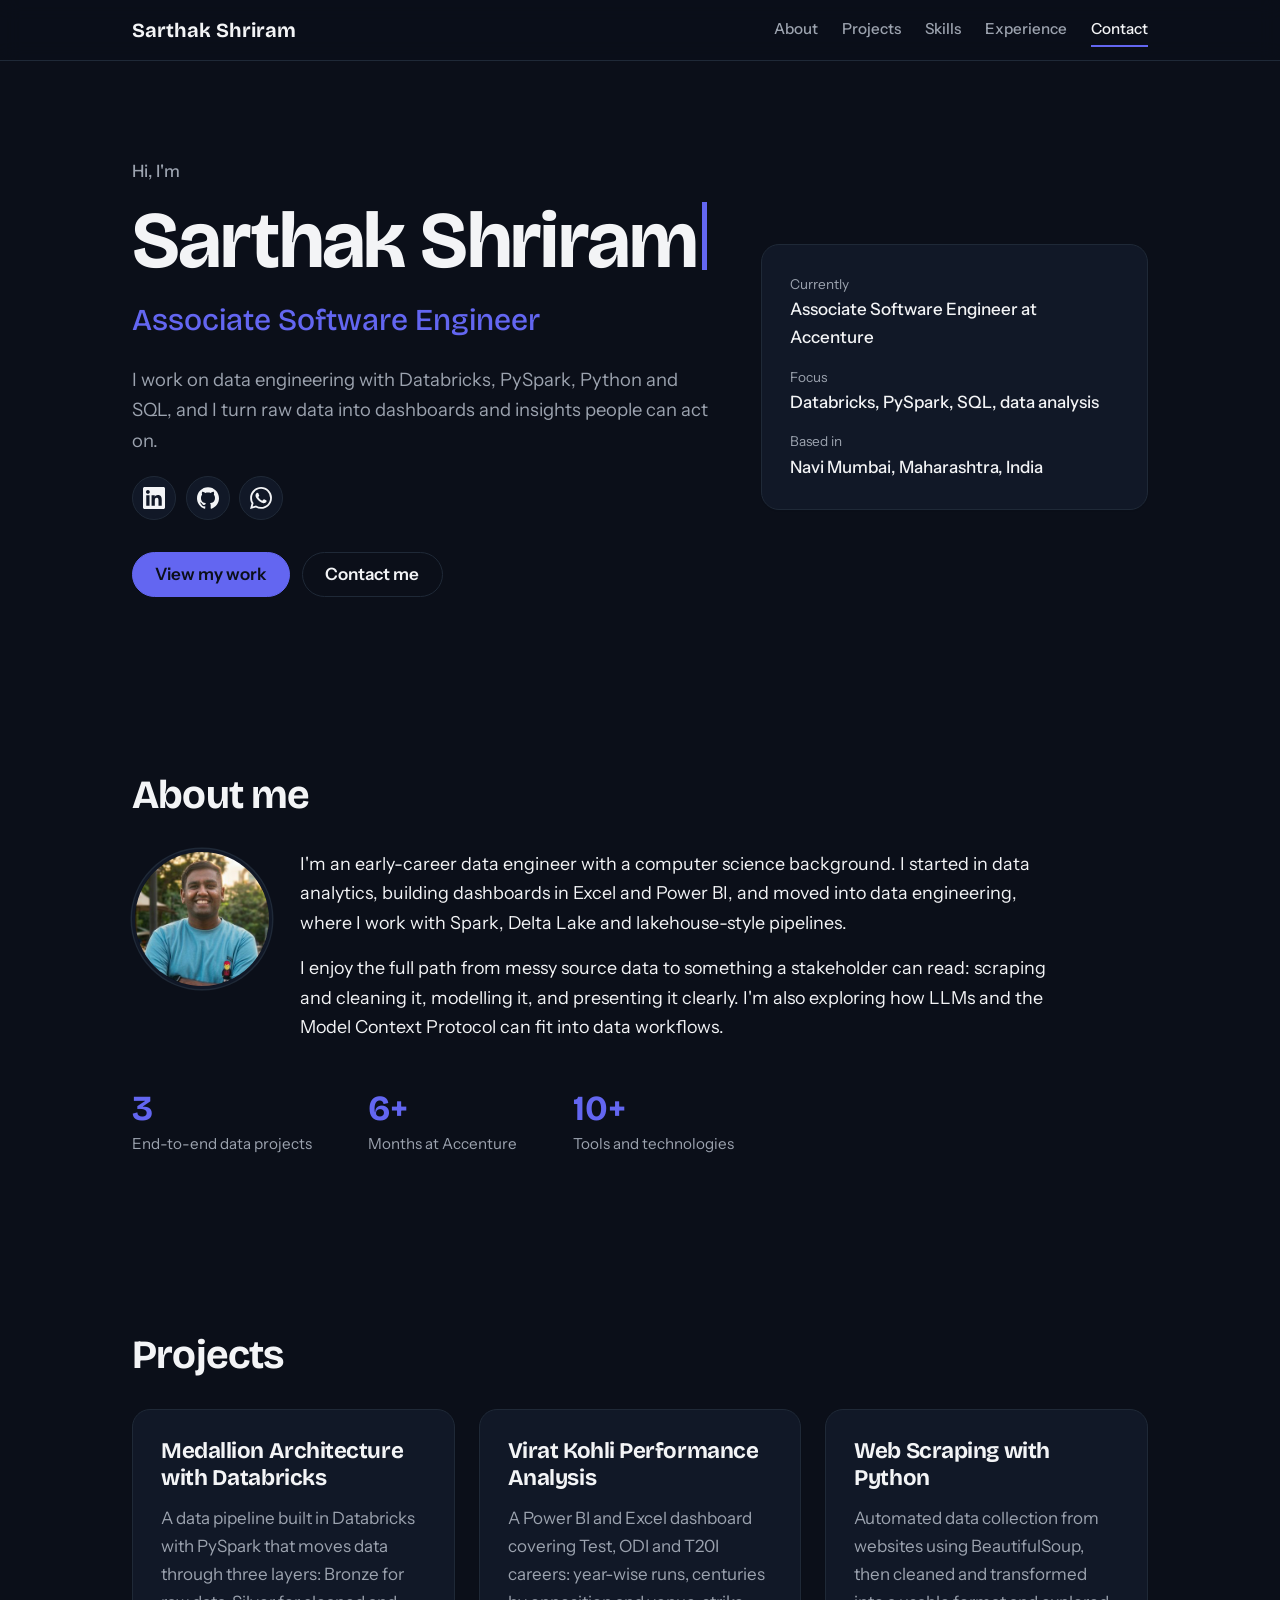
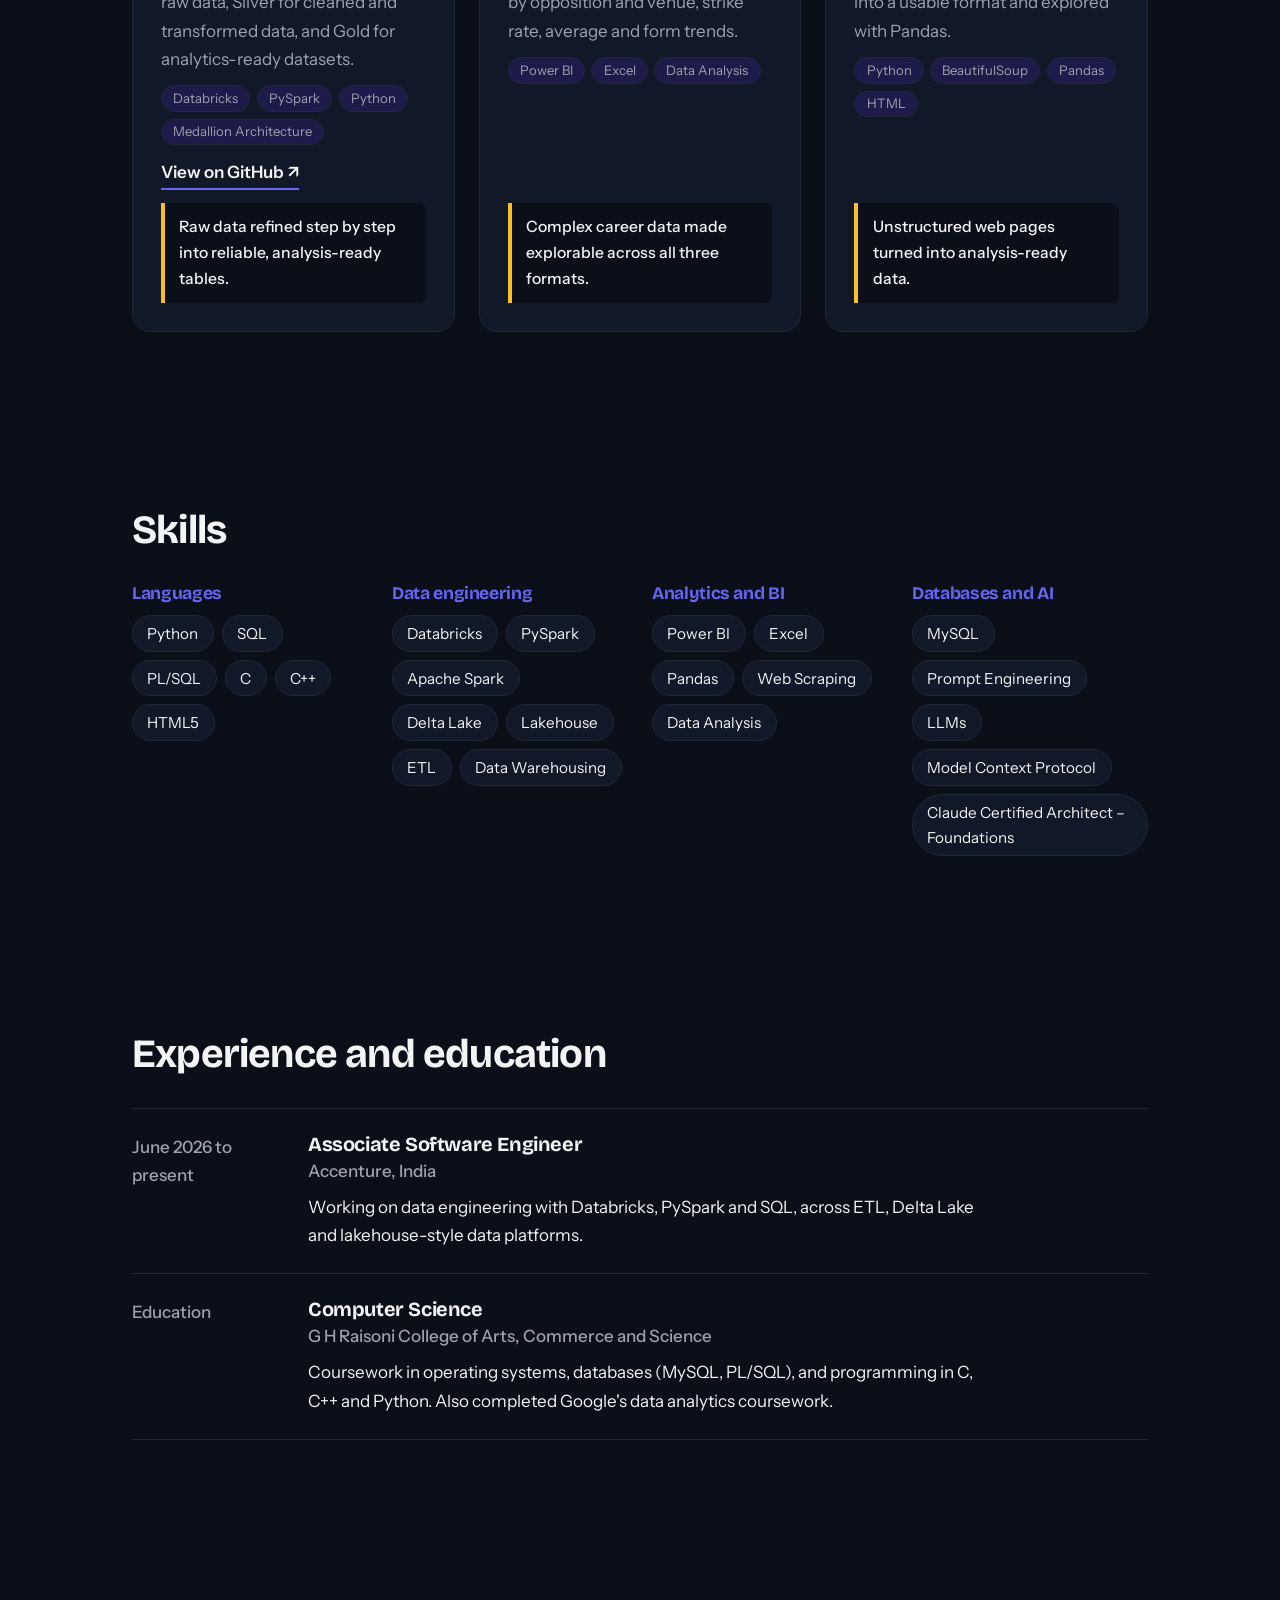
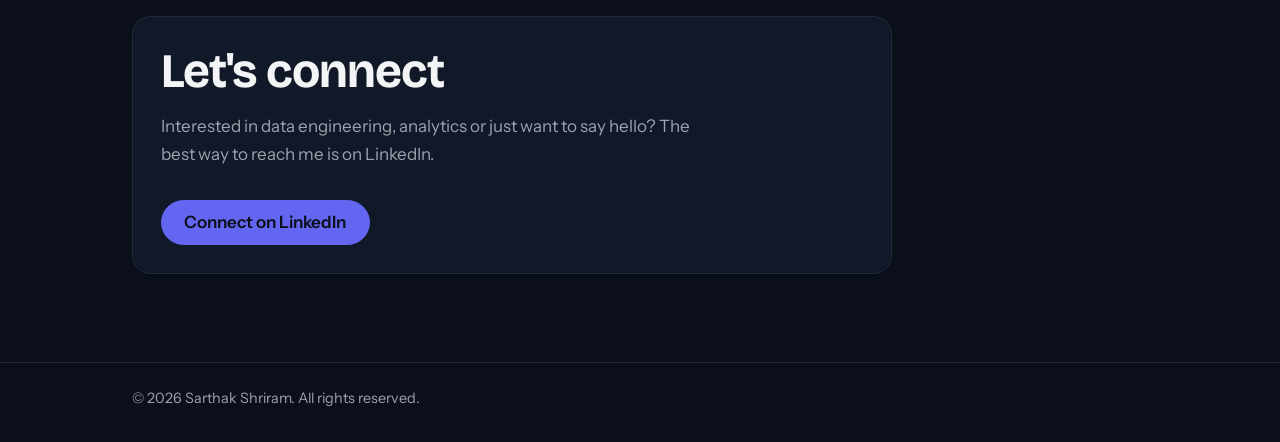
<file: index.html>
<!doctype html>
<html lang="en" data-theme="dark">
<head>
<meta charset="utf-8">
<meta name="viewport" content="width=device-width, initial-scale=1, viewport-fit=cover">
<title>Sarthak Shriram – Associate Software Engineer | Data Engineering</title>
<meta name="description" content="Sarthak Shriram is an Associate Software Engineer at Accenture working with Databricks, PySpark, Python and SQL, with hands-on analytics projects in Power BI, Excel and Pandas.">
<meta name="keywords" content="Data Engineer, Sarthak Shriram, Databricks, PySpark, Apache Spark, Python, SQL, Power BI, Accenture">
<meta name="theme-color" content="#0B0F19">
<meta name="color-scheme" content="dark">

<meta property="og:title" content="Sarthak Shriram – Associate Software Engineer">
<meta property="og:description" content="Data engineering with Databricks, PySpark, Python and SQL, plus dashboards and data analysis projects.">
<meta property="og:type" content="website">

<link rel="icon" href="assets/favicon.svg" type="image/svg+xml">

<script type="application/ld+json">
{
  "@context": "https://schema.org",
  "@type": "Person",
  "name": "Sarthak Shriram",
  "jobTitle": "Associate Software Engineer",
  "worksFor": { "@type": "Organization", "name": "Accenture" },
  "address": { "@type": "PostalAddress", "addressLocality": "Navi Mumbai", "addressRegion": "Maharashtra", "addressCountry": "IN" },
  "sameAs": ["https://www.linkedin.com/in/sarthak-shriram"],
  "knowsAbout": ["Data Engineering", "Databricks", "PySpark", "Apache Spark", "SQL", "Python", "Power BI"]
}
</script>

<link rel="preconnect" href="https://fonts.googleapis.com">
<link rel="preconnect" href="https://fonts.gstatic.com" crossorigin>
<link href="https://fonts.googleapis.com/css2?family=Bricolage+Grotesque:opsz,wght@12..96,500;12..96,700&family=Instrument+Sans:wght@400;500;600&display=swap" rel="stylesheet">
<link rel="stylesheet" href="css/style.css">
</head>
<body>
<a class="skip" href="#main">Skip to content</a>

<header class="top">
  <div class="wrap">
    <a class="brand" href="#top">Sarthak Shriram</a>
    <nav id="nav" aria-label="Sections">
      <a href="#about">About</a><a href="#projects">Projects</a><a href="#skills">Skills</a><a href="#experience">Experience</a><a href="#contact">Contact</a>
    </nav>
    <button class="menu-btn" id="menuBtn" type="button" aria-label="Open menu" aria-expanded="false" aria-controls="nav"><span></span><span></span><span></span></button>
  </div>
</header>

<main id="main">
  <section id="top" class="hero wrap">
    <div class="hero-grid">
      <div>
        <p class="hello">Hi, I'm</p>
        <h1 id="name" aria-label="Sarthak Shriram"><span id="typed" aria-hidden="true">Sarthak Shriram</span></h1>
        <p class="role">Associate Software Engineer</p>
        <p class="lede">I work on data engineering with Databricks, PySpark, Python and SQL, and I turn raw data into dashboards and insights people can act on.</p>
        <div class="socials">
          <a href="https://www.linkedin.com/in/sarthak-shriram" target="_blank" rel="noopener noreferrer" aria-label="LinkedIn" title="LinkedIn"><svg viewBox="0 0 24 24" width="22" height="22" fill="currentColor" aria-hidden="true"><path d="M20.447 20.452h-3.554v-5.569c0-1.328-.027-3.037-1.852-3.037-1.853 0-2.136 1.445-2.136 2.939v5.667H9.351V9h3.414v1.561h.046c.477-.9 1.637-1.85 3.37-1.85 3.601 0 4.267 2.37 4.267 5.455v6.286zM5.337 7.433c-1.144 0-2.063-.926-2.063-2.065 0-1.138.92-2.063 2.063-2.063 1.14 0 2.064.925 2.064 2.063 0 1.139-.925 2.065-2.064 2.065zm1.782 13.019H3.555V9h3.564v11.452zM22.225 0H1.771C.792 0 0 .774 0 1.729v20.542C0 23.227.792 24 1.771 24h20.451C23.2 24 24 23.227 24 22.271V1.729C24 .774 23.2 0 22.222 0h.003z"/></svg></a>
          <a href="https://github.com/sarthak-shriram" target="_blank" rel="noopener noreferrer" aria-label="GitHub" title="GitHub"><svg viewBox="0 0 24 24" width="22" height="22" fill="currentColor" aria-hidden="true"><path d="M12 .297c-6.63 0-12 5.373-12 12 0 5.303 3.438 9.8 8.205 11.385.6.113.82-.258.82-.577 0-.285-.01-1.04-.015-2.04-3.338.724-4.042-1.61-4.042-1.61C4.422 18.07 3.633 17.7 3.633 17.7c-1.087-.744.084-.729.084-.729 1.205.084 1.838 1.236 1.838 1.236 1.07 1.835 2.809 1.305 3.495.998.108-.776.417-1.305.76-1.605-2.665-.3-5.466-1.332-5.466-5.93 0-1.31.465-2.38 1.235-3.22-.135-.303-.54-1.523.105-3.176 0 0 1.005-.322 3.3 1.23.96-.267 1.98-.399 3-.405 1.02.006 2.04.138 3 .405 2.28-1.552 3.285-1.23 3.285-1.23.645 1.653.24 2.873.12 3.176.765.84 1.23 1.91 1.23 3.22 0 4.61-2.805 5.625-5.475 5.92.42.36.81 1.096.81 2.22 0 1.606-.015 2.896-.015 3.286 0 .315.21.69.825.57C20.565 22.092 24 17.592 24 12.297c0-6.627-5.373-12-12-12"/></svg></a>
          <a href="https://wa.me/918275870968" target="_blank" rel="noopener noreferrer" aria-label="WhatsApp" title="WhatsApp"><svg viewBox="0 0 24 24" width="22" height="22" fill="currentColor" aria-hidden="true"><path d="M17.472 14.382c-.297-.149-1.758-.867-2.03-.967-.273-.099-.471-.148-.67.15-.197.297-.767.966-.94 1.164-.173.199-.347.223-.644.075-.297-.15-1.255-.463-2.39-1.475-.883-.788-1.48-1.761-1.653-2.059-.173-.297-.018-.458.13-.606.134-.133.298-.347.446-.52.149-.174.198-.298.298-.497.099-.198.05-.371-.025-.52-.075-.149-.669-1.612-.916-2.207-.242-.579-.487-.5-.669-.51-.173-.008-.371-.01-.57-.01-.198 0-.52.074-.792.372-.272.297-1.04 1.016-1.04 2.479 0 1.462 1.065 2.875 1.213 3.074.149.198 2.096 3.2 5.077 4.487.709.306 1.262.489 1.694.625.712.227 1.36.195 1.871.118.571-.085 1.758-.719 2.006-1.413.248-.694.248-1.289.173-1.413-.074-.124-.272-.198-.57-.347m-5.421 7.403h-.004a9.87 9.87 0 01-5.031-1.378l-.361-.214-3.741.982.998-3.648-.235-.374a9.86 9.86 0 01-1.51-5.26c.001-5.45 4.436-9.884 9.888-9.884 2.64 0 5.122 1.03 6.988 2.898a9.825 9.825 0 012.893 6.994c-.003 5.45-4.437 9.884-9.885 9.884m8.413-18.297A11.815 11.815 0 0012.05 0C5.495 0 .16 5.335.157 11.892c0 2.096.547 4.142 1.588 5.945L.057 24l6.305-1.654a11.882 11.882 0 005.683 1.448h.005c6.554 0 11.89-5.335 11.893-11.893a11.821 11.821 0 00-3.48-8.413z"/></svg></a>
        </div>
        <div class="actions">
          <a class="btn primary" href="#projects">View my work</a>
          <a class="btn" href="#contact">Contact me</a>
        </div>
      </div>
      <aside class="card" aria-label="Quick facts">
        <dl class="facts">
          <div><dt>Currently</dt><dd>Associate Software Engineer at Accenture</dd></div>
          <div><dt>Focus</dt><dd>Databricks, PySpark, SQL, data analysis</dd></div>
          <div><dt>Based in</dt><dd>Navi Mumbai, Maharashtra, India</dd></div>
        </dl>
      </aside>
    </div>
  </section>

  <section id="about" class="wrap about">
    <h2 class="sec-title">About me</h2>
    <div class="about-intro">
    <img class="about-photo" src="assets/about.jpg" alt="Sarthak Shriram smiling, arms crossed, outdoors" width="320" height="320" loading="lazy">
    <div>
    <p>I'm an early-career data engineer with a computer science background. I started in data analytics, building dashboards in Excel and Power BI, and moved into data engineering, where I work with Spark, Delta Lake and lakehouse-style pipelines.</p>
    <p>I enjoy the full path from messy source data to something a stakeholder can read: scraping and cleaning it, modelling it, and presenting it clearly. I'm also exploring how LLMs and the Model Context Protocol can fit into data workflows.</p>
    </div>
    </div>
    <div class="nums">
      <div><b>3</b><span>End-to-end data projects</span></div>
      <!-- Months are calculated from the start date, so this never goes stale -->
      <div><b id="months" data-start="2026-06-01">4+</b><span>Months at Accenture</span></div>
      <div><b>10+</b><span>Tools and technologies</span></div>
    </div>
  </section>

  <section id="projects" class="wrap">
    <h2 class="sec-title">Projects</h2>
    <div class="grid">
      <article class="card proj">
        <h3>Medallion Architecture with Databricks</h3>
        <p>A data pipeline built in Databricks with PySpark that moves data through three layers: Bronze for raw data, Silver for cleaned and transformed data, and Gold for analytics-ready datasets.</p>
        <div class="chips"><span class="chip">Databricks</span><span class="chip">PySpark</span><span class="chip">Python</span><span class="chip">Medallion Architecture</span></div>
        <a class="proj-link" href="https://github.com/sarthak-shriram/medelian_architecture" target="_blank" rel="noopener noreferrer">View on GitHub <span aria-hidden="true">↗</span></a>
        <p class="result">Raw data refined step by step into reliable, analysis-ready tables.</p>
      </article>
      <article class="card proj">
        <h3>Virat Kohli Performance Analysis</h3>
        <p>A Power BI and Excel dashboard covering Test, ODI and T20I careers: year-wise runs, centuries by opposition and venue, strike rate, average and form trends.</p>
        <div class="chips"><span class="chip">Power BI</span><span class="chip">Excel</span><span class="chip">Data Analysis</span></div>
        <p class="result">Complex career data made explorable across all three formats.</p>
      </article>
      <article class="card proj">
        <h3>Web Scraping with Python</h3>
        <p>Automated data collection from websites using BeautifulSoup, then cleaned and transformed into a usable format and explored with Pandas.</p>
        <div class="chips"><span class="chip">Python</span><span class="chip">BeautifulSoup</span><span class="chip">Pandas</span><span class="chip">HTML</span></div>
        <p class="result">Unstructured web pages turned into analysis-ready data.</p>
      </article>
    </div>
  </section>

  <section id="skills" class="wrap">
    <h2 class="sec-title">Skills</h2>
    <div class="skills">
      <div><h3>Languages</h3><ul><li>Python</li><li>SQL</li><li>PL/SQL</li><li>C</li><li>C++</li><li>HTML5</li></ul></div>
      <div><h3>Data engineering</h3><ul><li>Databricks</li><li>PySpark</li><li>Apache Spark</li><li>Delta Lake</li><li>Lakehouse</li><li>ETL</li><li>Data Warehousing</li></ul></div>
      <div><h3>Analytics and BI</h3><ul><li>Power BI</li><li>Excel</li><li>Pandas</li><li>Web Scraping</li><li>Data Analysis</li></ul></div>
      <div><h3>Databases and AI</h3><ul><li>MySQL</li><li>Prompt Engineering</li><li>LLMs</li><li>Model Context Protocol</li><li>Claude Certified Architect – Foundations</li></ul></div>
    </div>
  </section>

  <section id="experience" class="wrap">
    <h2 class="sec-title">Experience and education</h2>
    <ol class="xp">
      <li>
        <span class="when">June 2026 to present</span>
        <div><h3>Associate Software Engineer</h3><p class="org">Accenture, India</p>
        <p>Working on data engineering with Databricks, PySpark and SQL, across ETL, Delta Lake and lakehouse-style data platforms.</p></div>
      </li>
      <li>
        <span class="when">Education</span>
        <div><h3>Computer Science</h3><p class="org">G H Raisoni College of Arts, Commerce and Science</p>
        <p>Coursework in operating systems, databases (MySQL, PL/SQL), and programming in C, C++ and Python. Also completed Google's data analytics coursework.</p></div>
      </li>
    </ol>
  </section>

  <section id="contact" class="wrap contact">
    <div class="card">
      <h2>Let's connect</h2>
      <p>Interested in data engineering, analytics or just want to say hello? The best way to reach me is on LinkedIn.</p>
      <div class="actions">
        <a class="btn primary" href="https://www.linkedin.com/in/sarthak-shriram" target="_blank" rel="noopener noreferrer">Connect on LinkedIn</a>
      </div>
    </div>
  </section>
</main>

<footer><div class="wrap">© <span id="year">2026</span> Sarthak Shriram. All rights reserved.</div></footer>

<button class="to-top" id="toTop" type="button" aria-label="Back to top" hidden>↑</button>

<script src="js/main.js" defer></script>
</body>
</html>
</file>
<file: css/style.css>
:root{
  --bg:#0B0F19;
  --panel:#111827;
  --ink:#F3F4F6;
  --muted:#9CA3AF;
  --line:#1F2937;
  --accent:#6366F1;
  --on-accent:#0B0F19;
  --accent-soft:#1E1B4B;
  --hi:#FBBF24;
  --display:"Bricolage Grotesque","Avenir Next","Segoe UI",system-ui,sans-serif;
  --body:"Instrument Sans","Segoe UI",system-ui,-apple-system,sans-serif;
  color-scheme:dark;
  box-sizing:border-box;
  padding-top:env(safe-area-inset-top,0px);
  padding-bottom:env(safe-area-inset-bottom,0px);
}
html{scroll-padding-top:calc(env(safe-area-inset-top,0px) + 110px);scroll-behavior:smooth;}
*,*::before,*::after{box-sizing:border-box;}
body{margin:0;background:var(--bg);color:var(--ink);font-family:var(--body);font-size:1.0625rem;line-height:1.65;-webkit-font-smoothing:antialiased;}
a{color:inherit;}
:focus-visible{outline:3px solid var(--accent);outline-offset:3px;border-radius:6px;}
h1,h2,h3{font-family:var(--display);line-height:1.1;margin:0;letter-spacing:-0.02em;}
p{margin:0;}
.wrap{max-width:1080px;margin-inline:auto;padding-inline:clamp(1rem,4vw,2rem);}
section{padding-block:clamp(3rem,8vw,5.5rem);}
.sec-title{font-size:clamp(1.8rem,4vw,2.5rem);margin-bottom:2rem;}

.skip{position:absolute;left:-999px;top:0;background:var(--accent);color:var(--on-accent);padding:.6rem 1rem;z-index:50;border-radius:0 0 8px 0;}
.skip:focus{left:0;}

/* Header */
.top{position:sticky;top:env(safe-area-inset-top,0px);z-index:20;background:var(--bg);background:color-mix(in srgb,var(--bg) 92%,transparent);-webkit-backdrop-filter:blur(10px);backdrop-filter:blur(10px);border-bottom:1px solid var(--line);}
.top .wrap{display:flex;align-items:center;gap:1rem;min-height:60px;flex-wrap:wrap;}
.brand{font-family:var(--display);font-weight:700;font-size:1.25rem;text-decoration:none;}
.top nav{display:flex;gap:1.5rem;margin-left:auto;}
.top nav a{text-decoration:none;color:var(--muted);font-weight:500;font-size:.95rem;transition:color .2s;padding-block:.2rem;border-bottom:2px solid transparent;}
.top nav a:hover{color:var(--ink);}
.top nav a.active{color:var(--ink);border-bottom-color:var(--accent);}
.menu-btn{display:none;}
@media (max-width:700px){
  .menu-btn{display:flex;flex-direction:column;justify-content:center;align-items:center;gap:6px;width:44px;height:44px;margin-left:auto;margin-right:-.6rem;padding:0;background:transparent;border:0;color:var(--ink);cursor:pointer;}
  .menu-btn span{display:block;width:26px;height:2px;border-radius:2px;background:currentColor;transition:transform .25s,opacity .2s;}
  .menu-btn[aria-expanded="true"] span:nth-child(1){transform:translateY(8px) rotate(45deg);}
  .menu-btn[aria-expanded="true"] span:nth-child(2){opacity:0;}
  .menu-btn[aria-expanded="true"] span:nth-child(3){transform:translateY(-8px) rotate(-45deg);}
  .top nav{display:none;order:3;width:100%;flex-direction:column;gap:0;margin-left:0;padding-bottom:.5rem;}
  .top nav.open{display:flex;}
  .top nav a{padding:.85rem 0;font-size:1.05rem;border-bottom:1px solid var(--line);}
  .top nav a:last-child{border-bottom:0;}
}

/* Buttons */
.btn{display:inline-block;font:inherit;font-weight:600;text-decoration:none;cursor:pointer;color:var(--ink);background:transparent;border:1.5px solid var(--line);border-radius:999px;padding:.7rem 1.4rem;line-height:1.2;transition:all .2s;}
.btn:hover{background:var(--accent-soft);border-color:var(--accent);}
.btn.primary{background:var(--accent);border-color:var(--accent);color:var(--on-accent);}
.btn.primary:hover{filter:brightness(1.1);box-shadow:0 4px 12px color-mix(in srgb,var(--accent) 30%,transparent);}

/* Hero */
.hero{padding-top:clamp(3rem,8vw,6rem);}
.hero-grid{display:grid;grid-template-columns:1.5fr 1fr;gap:3rem;align-items:center;}
.hello{color:var(--muted);font-weight:500;margin-bottom:.75rem;}
.hero h1{font-size:clamp(2.6rem,7vw,5rem);font-weight:700;}
/* Typing animation */
.type-wrap{display:inline-grid;}
.type-wrap>*{grid-area:1/1;}
.type-ghost{visibility:hidden;}
.typed.on::after{content:"";display:inline-block;width:.07em;height:.85em;margin-left:.06em;vertical-align:-.04em;background:var(--accent);animation:blink 1s steps(1) infinite;}
@keyframes blink{50%{opacity:0;}}
.role{font-family:var(--display);font-size:clamp(1.3rem,3vw,1.9rem);font-weight:500;margin-top:.6rem;color:var(--accent);}
.lede{margin-top:1.25rem;max-width:52ch;color:var(--muted);font-size:1.15rem;}
.socials{display:flex;gap:.6rem;margin-top:1.25rem;}
.socials a{display:inline-flex;align-items:center;justify-content:center;width:44px;height:44px;border-radius:50%;border:1.5px solid var(--line);color:var(--ink);background:var(--panel);transition:all .2s;}
.socials a:hover,.socials a:focus-visible{color:var(--on-accent);background:var(--accent);border-color:var(--accent);transform:translateY(-2px);}
.actions{display:flex;flex-wrap:wrap;gap:.75rem;margin-top:2rem;}
.card{background:var(--panel);border:1px solid var(--line);border-radius:18px;padding:1.75rem;box-shadow:0 1px 3px rgba(0,0,0,.02);}
.photo{display:block;width:100%;height:auto;aspect-ratio:4/5;object-fit:cover;object-position:center top;border-radius:12px;margin-bottom:1.25rem;background:var(--accent-soft);}
.facts{margin:0;display:grid;gap:.9rem;}
.facts dt{font-size:.85rem;color:var(--muted);}
.facts dd{margin:0;font-weight:500;}
@media (max-width:820px){.hero-grid{grid-template-columns:1fr;gap:2rem;}}

/* About */
.about-intro{display:flex;align-items:flex-start;gap:1.75rem;}
.about-photo{flex:none;width:140px;height:140px;border-radius:50%;object-fit:cover;border:3px solid var(--panel);box-shadow:0 0 0 1.5px var(--line);background:var(--accent-soft);}
@media (max-width:560px){.about-intro{flex-direction:column;gap:1.25rem;}.about-photo{width:110px;height:110px;}}
.about p{max-width:64ch;margin-bottom:1rem;font-size:1.12rem;}
.nums{display:flex;flex-wrap:wrap;gap:1.5rem 3.5rem;margin-top:2rem;}
.nums b{display:block;font-family:var(--display);font-size:2.2rem;line-height:1.1;color:var(--accent);}
.nums span{color:var(--muted);font-size:.95rem;}

/* Projects */
.grid{display:grid;grid-template-columns:repeat(auto-fit,minmax(min(100%,320px),1fr));gap:1.5rem;}
.proj{display:flex;flex-direction:column;gap:.8rem;}
.proj h3{font-size:1.4rem;line-height:1.2;}
.proj p{color:var(--muted);}
.proj .result{margin-top:auto;padding:.7rem .9rem;background:var(--bg);border-left:4px solid var(--hi);border-radius:0 8px 8px 0;font-weight:500;font-size:.98rem;color:var(--ink);}
.proj-link{align-self:flex-start;font-weight:600;color:var(--ink);text-decoration:none;border-bottom:2px solid var(--accent);padding-bottom:.1rem;transition:background .2s;}
.proj-link:hover{background:var(--accent-soft);}
.chips{display:flex;flex-wrap:wrap;gap:.4rem;}
.chip{font-size:.82rem;border:1px solid var(--line);border-radius:999px;padding:.1rem .7rem;color:var(--muted);background:var(--accent-soft);}

/* Skills */
.skills{display:grid;grid-template-columns:repeat(auto-fit,minmax(min(100%,230px),1fr));gap:1.5rem;}
.skills h3{font-size:1.1rem;margin-bottom:.75rem;color:var(--accent);}
.skills ul{list-style:none;margin:0;padding:0;display:flex;flex-wrap:wrap;gap:.5rem;}
.skills li{background:var(--panel);border:1px solid var(--line);border-radius:999px;padding:.3rem .9rem;font-size:.95rem;}

/* Experience */
.xp{list-style:none;margin:0;padding:0;}
.xp li{display:grid;grid-template-columns:9rem 1fr;gap:.25rem 2rem;padding:1.5rem 0;border-top:1px solid var(--line);}
.xp li:last-child{border-bottom:1px solid var(--line);}
.when{color:var(--muted);font-weight:500;}
.xp h3{font-size:1.25rem;}
.xp .org{color:var(--muted);margin-top:.15rem;font-weight:500;}
.xp p{margin-top:.5rem;max-width:62ch;}
.xp p.org{margin-top:.15rem;}
@media (max-width:700px){.xp li{grid-template-columns:1fr;}}

/* Contact + footer */
.contact .card{max-width:760px;}
.contact h2{font-size:clamp(1.9rem,4.5vw,3rem);}
.contact p{margin-top:.9rem;color:var(--muted);max-width:50ch;}
footer{border-top:1px solid var(--line);padding-block:1.5rem 2rem;color:var(--muted);font-size:.9rem;}

/* Back to top */
.to-top{position:fixed;right:1rem;bottom:calc(1rem + env(safe-area-inset-bottom,0px));width:44px;height:44px;border-radius:50%;border:1px solid var(--line);background:var(--panel);color:var(--ink);font-size:1.2rem;cursor:pointer;box-shadow:0 2px 8px rgba(0,0,0,.12);z-index:15;}
.to-top:hover{background:var(--accent-soft);border-color:var(--accent);}
.to-top[hidden]{display:none;}

@media (prefers-reduced-motion: reduce){html{scroll-behavior:auto;}*{transition:none!important;}.typed.on::after{animation:none;}}
@media print{.top,.to-top{display:none;}body{background:#fff;color:#000;}}
</file>
